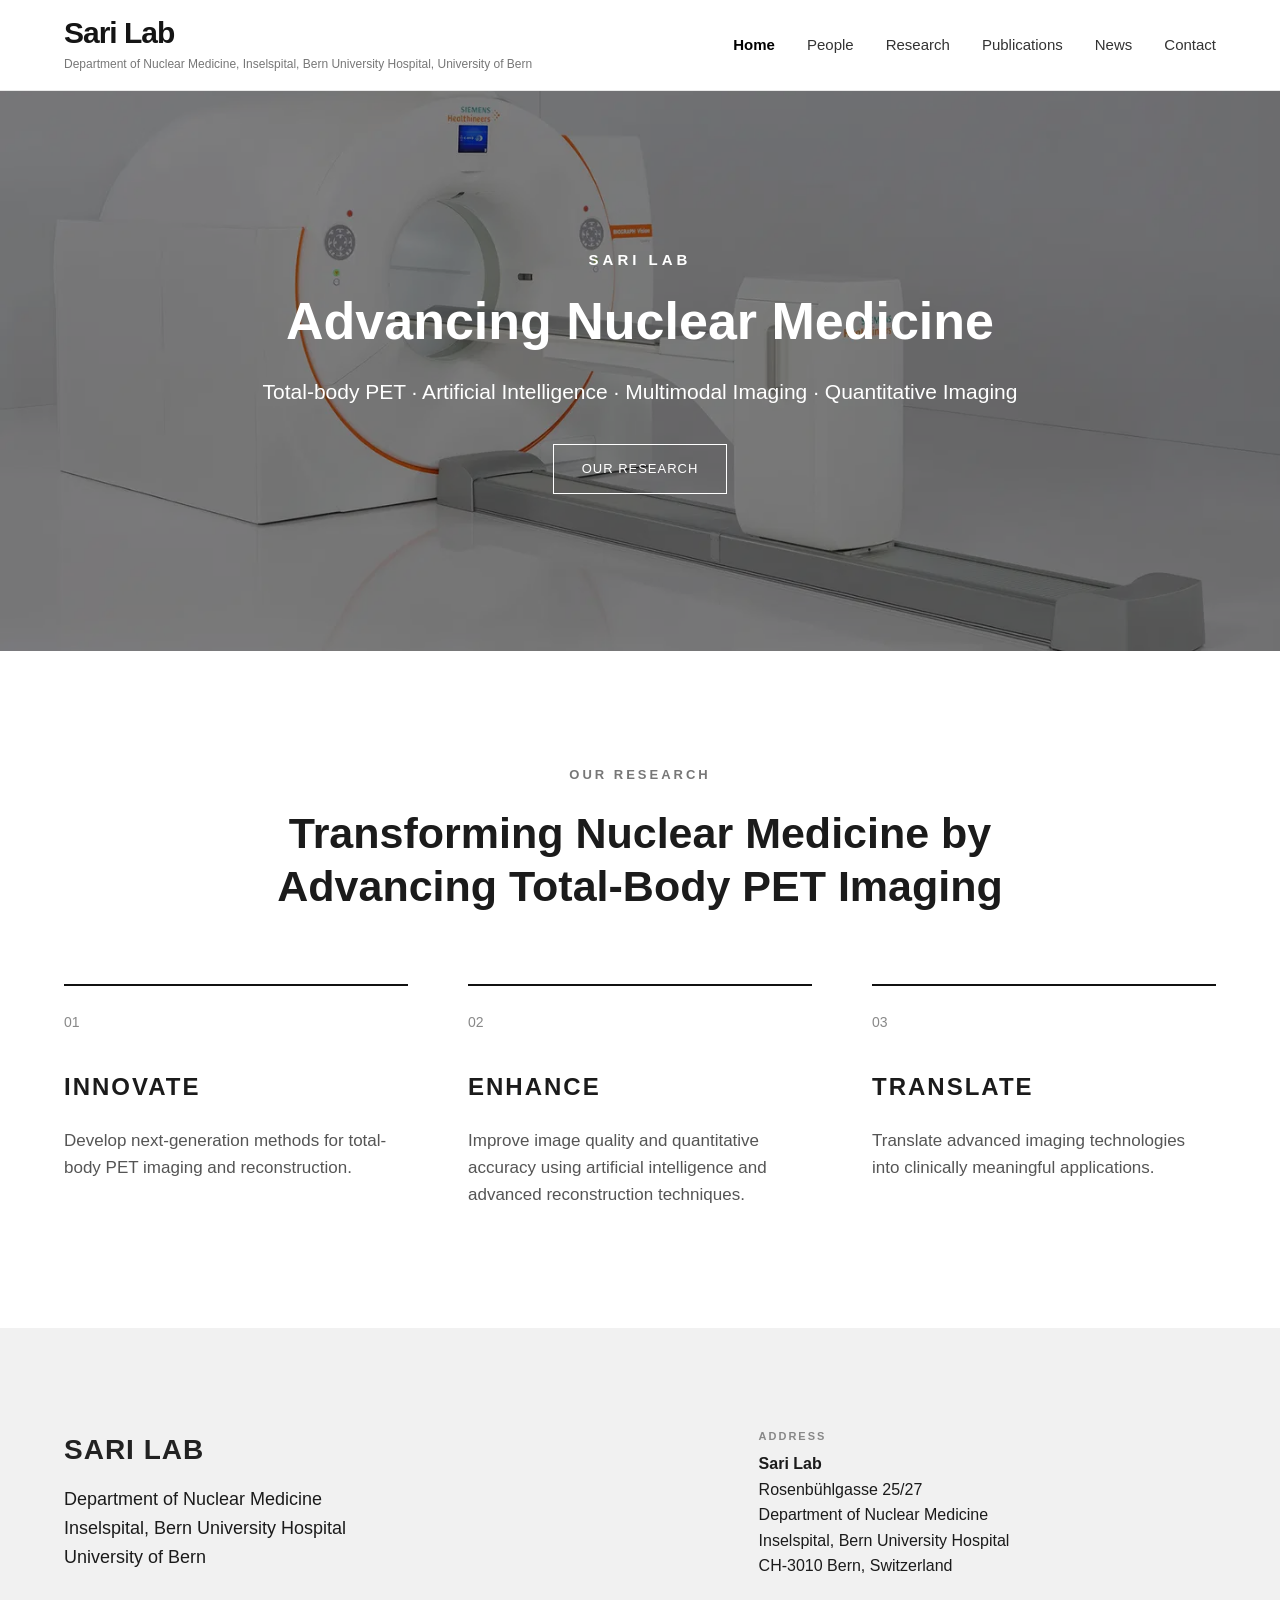
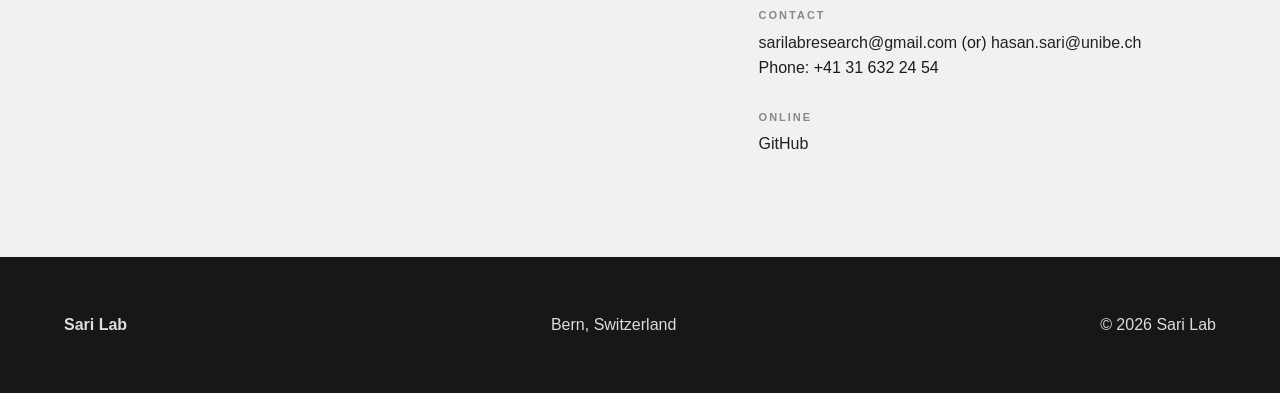
<file: index.html>
<!DOCTYPE html>
<html lang="en">

<head>
  <meta charset="UTF-8">
  <meta name="viewport" content="width=device-width, initial-scale=1.0">

  <title>Sari Lab</title>

  <link rel="stylesheet" href="css/style.css">
</head>


<body>


<header class="main-header">

  <div class="container nav-container">

    <div class="lab-brand">
    <a class="logo" href="index.html">Sari Lab</a>
    <span>Department of Nuclear Medicine, Inselspital, Bern University Hospital, University of Bern</span>
    </div>

    <nav>
      <a href="index.html" class="active">Home</a>
      <a href="people.html">People</a>
      <a href="research.html">Research</a>
      <a href="publications.html">Publications</a>
      <a href="news.html">News</a>
      <a href="contact.html">Contact</a>
    </nav>

  </div>

</header>



<main>


<section class="home-hero">

  <div class="hero-overlay"></div>

  <div class="hero-content">

    <p class="hero-lab-name">
      SARI LAB
    </p>

    <h1>
      Advancing Nuclear Medicine
    </h1>

    <p class="hero-subtitle">
      Total-body PET · Artificial Intelligence ·
      Multimodal Imaging · Quantitative Imaging
    </p>

    <a href="research.html" class="hero-button">
      Our Research
    </a>

  </div>

</section>



<section class="home-intro container">

  <span class="section-label">
    OUR RESEARCH
  </span>

  <h2>
    Transforming Nuclear Medicine by Advancing Total-Body PET Imaging
  </h2>

</section>



<section class="research-pillars container">


  <article class="pillar">

    <div class="pillar-number">
      01
    </div>

    <h3>
      INNOVATE
    </h3>

    <p>
      Develop next-generation methods for
      total-body PET imaging and reconstruction.
    </p>

  </article>



  <article class="pillar">

    <div class="pillar-number">
      02
    </div>

    <h3>
      ENHANCE
    </h3>

    <p>
      Improve image quality and quantitative accuracy
      using artificial intelligence and advanced
      reconstruction techniques.
    </p>

  </article>



  <article class="pillar">

    <div class="pillar-number">
      03
    </div>

    <h3>
      TRANSLATE
    </h3>

    <p>
      Translate advanced imaging technologies
      into clinically meaningful applications.
    </p>

  </article>


</section>



<section class="affiliation-section">

  <div class="container contact-footer-grid">

    <div>
      <p class="section-label">SARI LAB</p>

      <h2>Department of Nuclear Medicine</h2>

      <p>
        Inselspital, Bern University Hospital<br>
        University of Bern
      </p>
    </div>

    <div class="lab-contact-details">

      <div>
        <span>ADDRESS</span>
        <p>
            <strong>Sari Lab</strong><br>
            Rosenbühlgasse 25/27<br>
            Department of Nuclear Medicine<br>
            Inselspital, Bern University Hospital<br>
            CH-3010 Bern, Switzerland
        </p>
      </div>

      <div>
        <span>CONTACT</span>
        <p>
          <a href="mailto:sarilabresearch@gmail.com">sarilabresearch@gmail.com</a>
          (or)
          <a href="mailto:hasan.sari@unibe.ch">hasan.sari@unibe.ch</a>
          </a><br>
          Phone: +41 31 632 24 54
        </p>
      </div>

      <div>
        <span>ONLINE</span>
        <p>
          <a href="https://github.com/sari-lab" target="_blank">
            GitHub
          </a>
        </p>
      </div>

    </div>

  </div>

</section>


</main>



<footer>
  <div class="container footer-content">
    <strong>Sari Lab</strong>
    <p>Bern, Switzerland</p>
    <p>© 2026 Sari Lab</p>
  </div>
</footer>


</body>

</html>
</file>
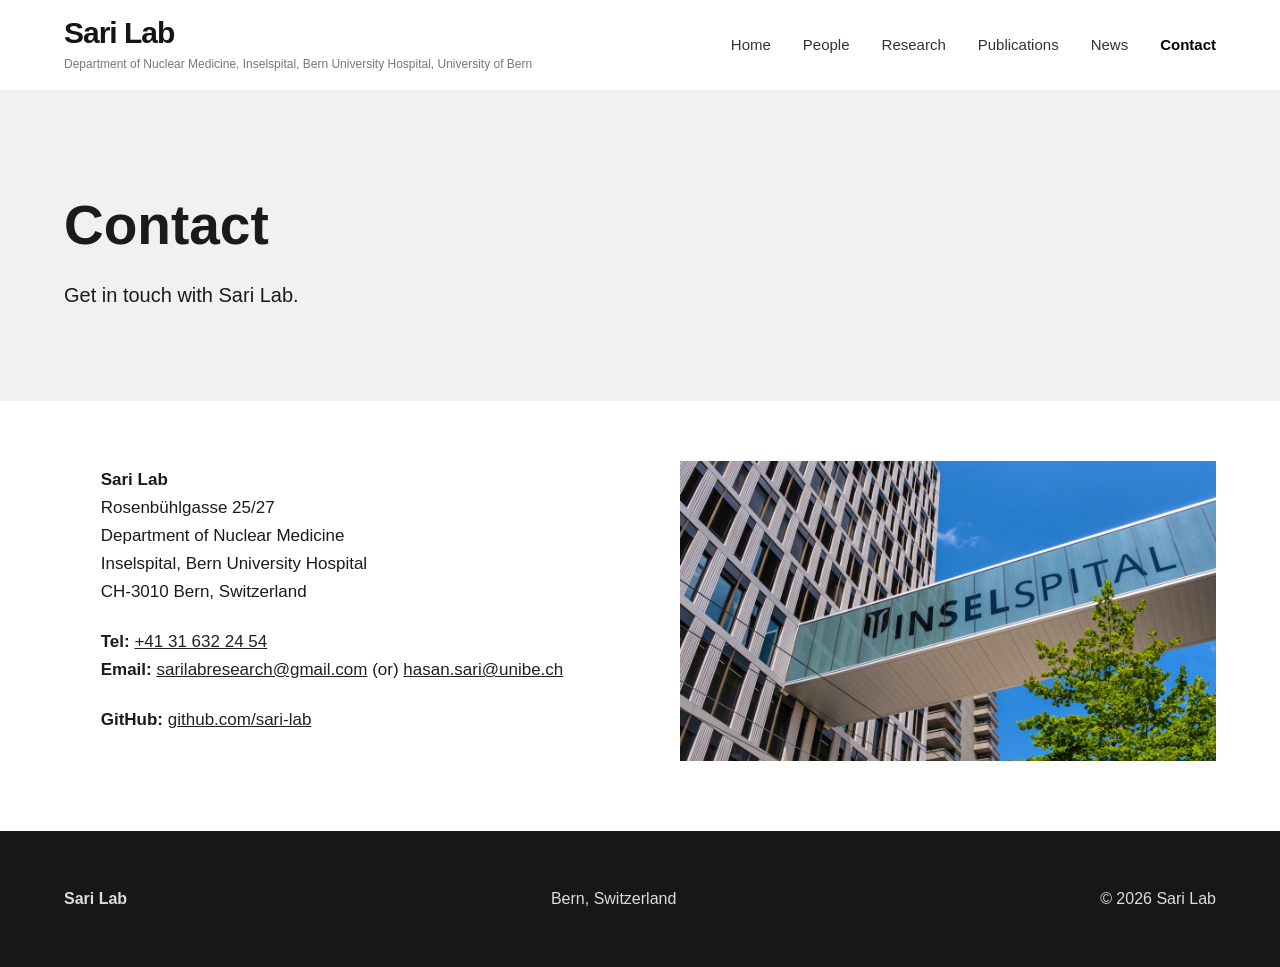
<file: contact.html>
<!DOCTYPE html>
<html lang="en">
<head>
  <meta charset="UTF-8">
  <meta name="viewport" content="width=device-width, initial-scale=1.0">
  <title>Contact | Sari Lab</title>
  <link rel="stylesheet" href="css/style.css">
</head>

<body>

<header>
  <div class="container nav-container">
    <div class="lab-brand">
  <a class="logo" href="index.html">Sari Lab</a>
  <span>
    Department of Nuclear Medicine, Inselspital, Bern University Hospital, University of Bern
  </span>
</div>

    <nav>
      <a href="index.html">Home</a>
      <a href="people.html">People</a>
      <a href="research.html">Research</a>
      <a href="publications.html">Publications</a>
      <a href="news.html">News</a>
      <a href="contact.html" class="active">Contact</a>
    </nav>
  </div>
</header>
<main>

  <section class="page-header">
    <div class="container">
      <h1>Contact</h1>
      <p>Get in touch with Sari Lab.</p>
    </div>
  </section>

    <section class="contact-section">

    <div class="container contact-grid">

        <div class="contact-details">
        <p>
            <strong>Sari Lab</strong><br>
            Rosenbühlgasse 25/27<br>
            Department of Nuclear Medicine<br>
            Inselspital, Bern University Hospital<br>
            CH-3010 Bern, Switzerland
        </p>

        <p>
          <strong>Tel:</strong>
          <a href="tel:+41316322454">+41 31 632 24 54</a><br>

          <strong>Email:</strong>
          <a href="mailto:sarilabresearch@gmail.com">sarilabresearch@gmail.com</a>
          (or)
          <a href="mailto:hasan.sari@unibe.ch">hasan.sari@unibe.ch</a>
        </p>

        <p>
            <strong>GitHub:</strong>
            <a href="https://github.com/sari-lab" target="_blank">
            github.com/sari-lab
            </a>
        </p>
        </div>

        <div class="contact-image">
        <img src="images/contact/inselspital.jpg"
            alt="Inselspital, Bern University Hospital">
        </div>

    </div>

    </section>
</main>

<footer>
  <div class="container footer-content">
    <strong>Sari Lab</strong>
    <p>Bern, Switzerland</p>
    <p>© 2026 Sari Lab</p>
  </div>
</footer>

</body>
</html>
</file>
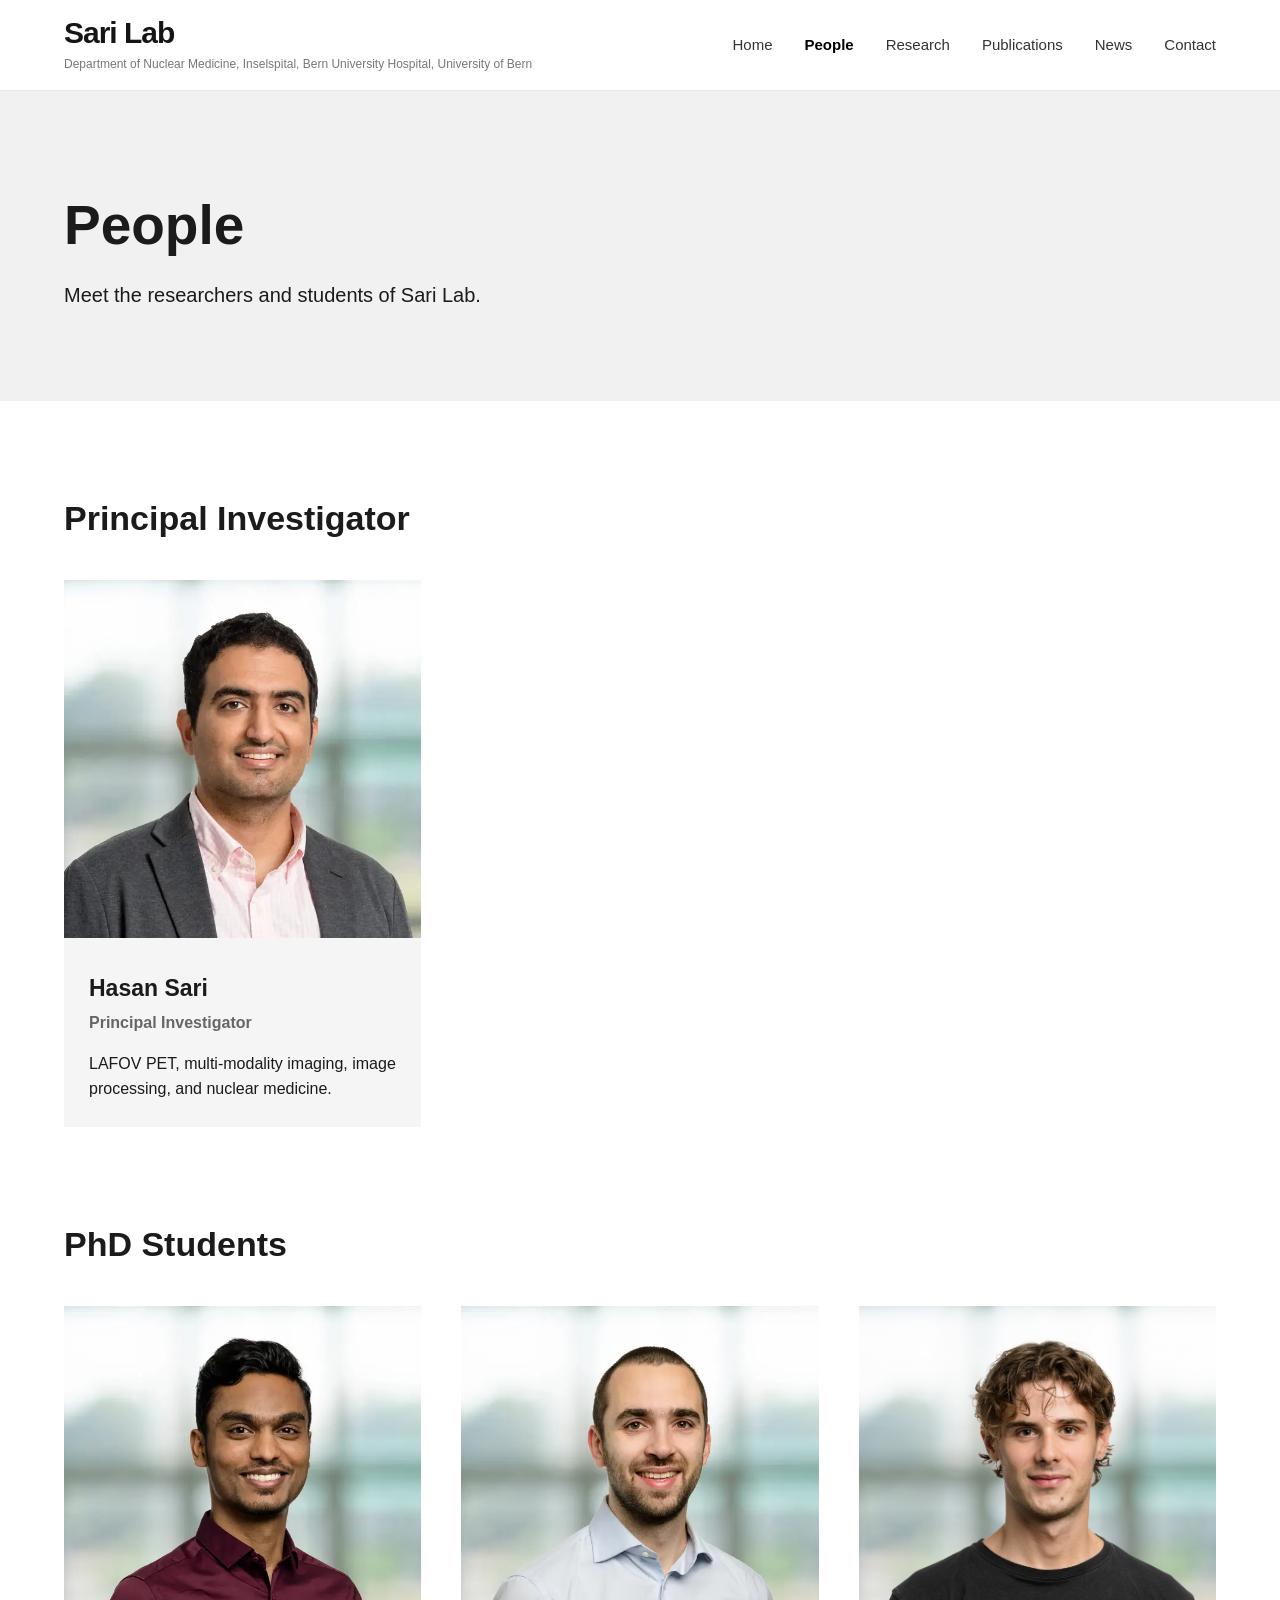
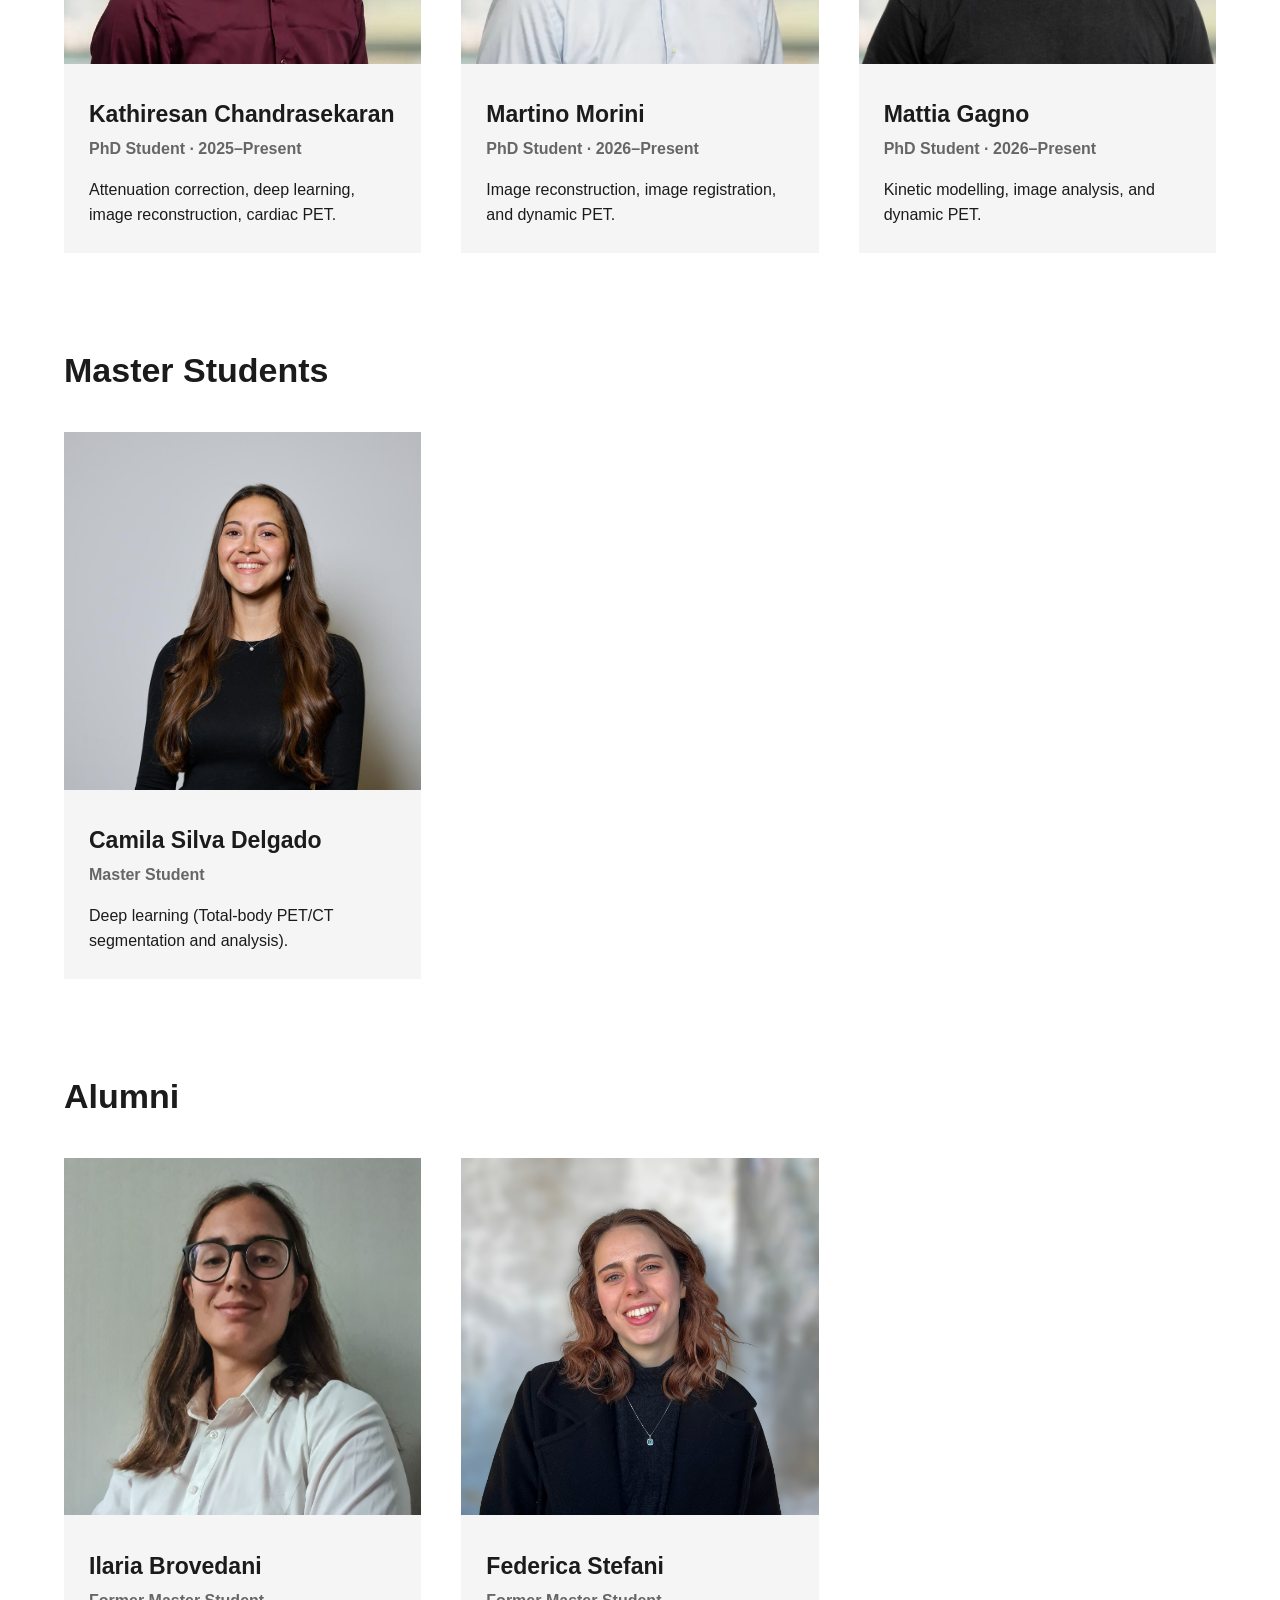
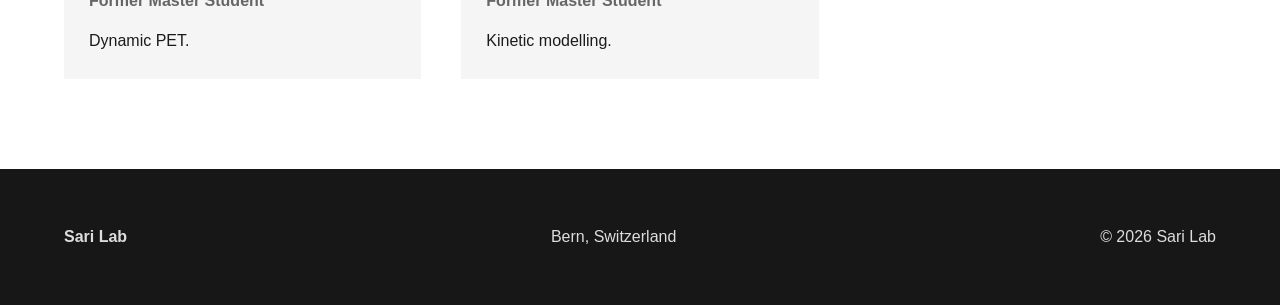
<file: people.html>
<!DOCTYPE html>
<html lang="en">
<head>
  <meta charset="UTF-8">
  <meta name="viewport" content="width=device-width, initial-scale=1.0">
  <title>People | Sari Lab</title>
  <link rel="stylesheet" href="css/style.css">
</head>

<body>

<header>
  <div class="container nav-container">
    <div class="lab-brand">
    <a class="logo" href="index.html">Sari Lab</a>
    <span>
        Department of Nuclear Medicine, Inselspital, Bern University Hospital, University of Bern
    </span>
    </div>

    <nav>
      <a href="index.html">Home</a>
      <a href="people.html" class="active">People</a>
      <a href="research.html">Research</a>
      <a href="publications.html">Publications</a>
      <a href="news.html">News</a>
      <a href="contact.html">Contact</a>
    </nav>
  </div>
</header>

<main>

  <section class="page-header">
    <div class="container">
      <h1>People</h1>
      <p>Meet the researchers and students of Sari Lab.</p>
    </div>
  </section>


  <section class="people-section container">

    <!-- Principal Investigator -->

    <h2>Principal Investigator</h2>

    <div class="people-grid">

      <a href="people/hasan-sari.html" class="person-card-link">
        <article class="person-card">

          <img
            src="images/people/Hasan.webp"
            alt="Hasan Sari"
            class="person-image"
          >

          <div class="person-info">
            <h3>Hasan Sari</h3>
            <p class="person-role">Principal Investigator</p>

            <p>
              LAFOV PET, multi-modality imaging,
              image processing, and nuclear medicine.
            </p>
          </div>

        </article>
      </a>

    </div>


    <!-- PhD Students -->

    <h2>PhD Students</h2>

    <div class="people-grid">

      <a href="people/kathiresan-chandrasekaran.html" class="person-card-link">
        <article class="person-card">

          <img
            src="images/people/Kathir.webp"
            alt="Kathiresan Chandrasekaran"
            class="person-image"
          >

          <div class="person-info">
            <h3>Kathiresan Chandrasekaran</h3>

            <p class="person-role">
              PhD Student · 2025–Present
            </p>

            <p>
               Attenuation correction, deep learning, image reconstruction, cardiac PET.
            </p>
          </div>

        </article>
      </a>


      <a href="people/martino-morini.html" class="person-card-link">
        <article class="person-card">

          <img
            src="images/people/Martino.webp"
            alt="Martino Morini"
            class="person-image"
          >

          <div class="person-info">
            <h3>Martino Morini</h3>

            <p class="person-role">
              PhD Student · 2026–Present
            </p>

            <p>
              Image reconstruction, image registration, and dynamic PET.
            </p>
          </div>

        </article>
      </a>


      <a href="people/mattia-gagno.html" class="person-card-link">
        <article class="person-card">

          <img
            src="images/people/Mattia.jpg"
            alt="Mattia Gagno"
            class="person-image"
          >

          <div class="person-info">
            <h3>Mattia Gagno</h3>

            <p class="person-role">
              PhD Student · 2026–Present
            </p>

            <p>
              Kinetic modelling, image analysis, and dynamic PET.
            </p>
          </div>

        </article>
      </a>

    </div>


    <!-- Master Students -->

    <h2>Master Students</h2>

    <div class="people-grid">

      <a href="people/camila-silva-delgado.html" class="person-card-link">
        <article class="person-card">

          <img
            src="images/people/Camila.jpeg"
            alt="Camila Silva Delgado"
            class="person-image"
          >

          <div class="person-info">
            <h3>Camila Silva Delgado</h3>

            <p class="person-role">
              Master Student
            </p>

            <p>
              Deep learning (Total-body PET/CT segmentation and analysis).
            </p>
          </div>

        </article>
      </a>

    </div>


    <!-- Alumni -->

    <h2>Alumni</h2>

    <div class="people-grid">
      <a href="people/ilaria-brovedani.html" class="person-card-link">
        <article class="person-card">

          <img
            src="images/people/Ilaria.jpg"
            alt="Ilaria Brovedani"
            class="person-image"
          >
          
          <div class="person-info">
            <h3>Ilaria Brovedani</h3>

            <p class="person-role">
              Former Master Student
            </p>

            <p>
              Dynamic PET.
            </p>
          </div>

        </article>
      </a>


      <a href="people/federica-stefani.html" class="person-card-link">
        <article class="person-card">

          <img
            src="images/people/Federica.jpeg"
            alt="Federica Stefani"
            class="person-image"
          >

        <div class="person-info">
          <h3>Federica Stefani</h3>

          <p class="person-role">
            Former Master Student
          </p>

          <p>
            Kinetic modelling.
          </p>
        </div>

      </article>
      </a>
    </div>

  </section>

</main>


<footer>
  <div class="container footer-content">
    <strong>Sari Lab</strong>
    <p>Bern, Switzerland</p>
    <p>© 2026 Sari Lab</p>
  </div>
</footer>

</body>
</html>
</file>
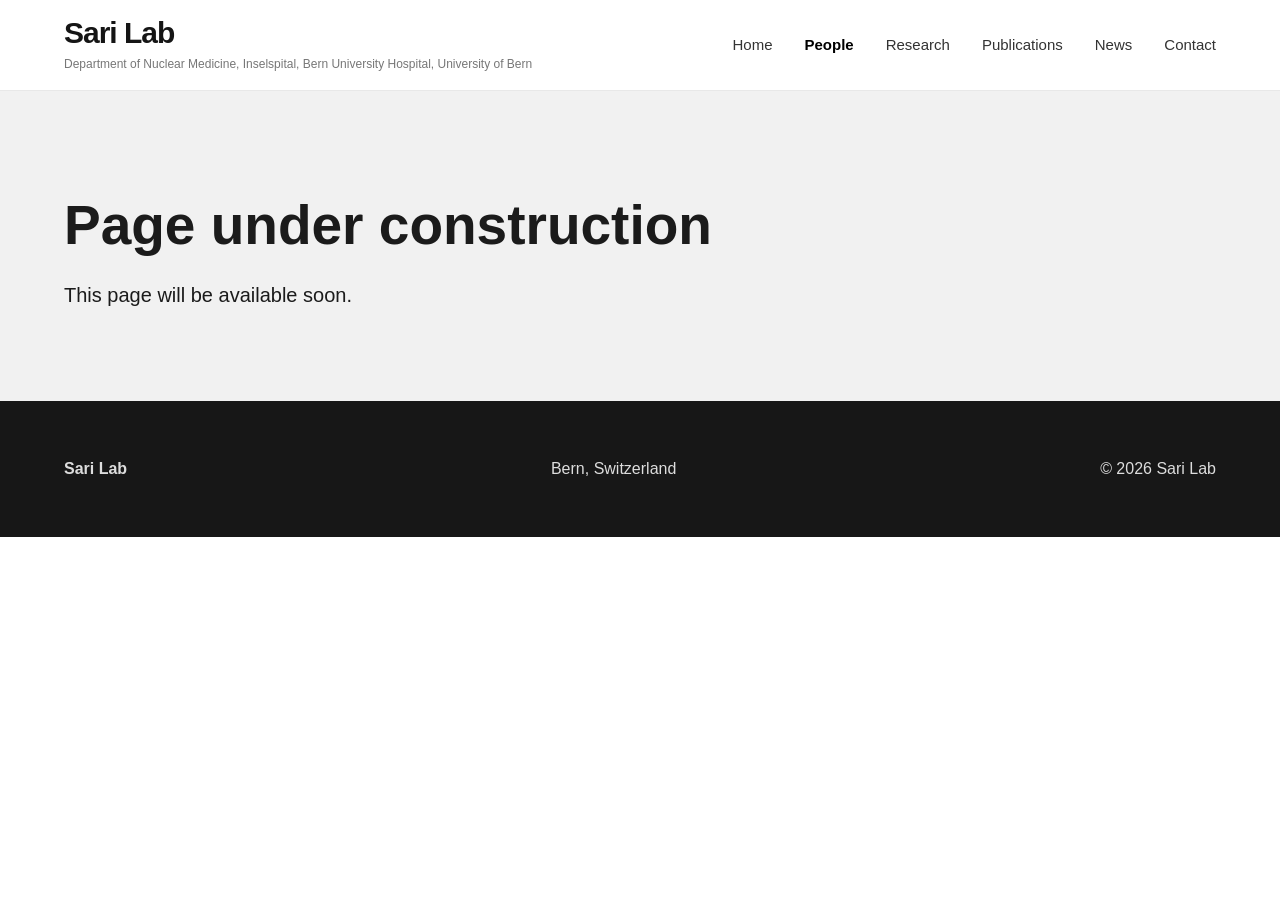
<file: people/camila-silva-delgado.html>
<!DOCTYPE html>
<html lang="en">

<head>
  <meta charset="UTF-8">
  <meta name="viewport" content="width=device-width, initial-scale=1.0">
  <title>Page Under Construction | Sari Lab</title>
  <link rel="stylesheet" href="../css/style.css">
</head>

<body>

<header>
  <div class="container nav-container">
    <div class="lab-brand">
      <a class="logo" href="../index.html">Sari Lab</a>
      <span>
        Department of Nuclear Medicine, Inselspital, Bern University Hospital, University of Bern
      </span>
    </div>

    <nav>
      <a href="../index.html">Home</a>
      <a href="../people.html" class="active">People</a>
      <a href="../research.html">Research</a>
      <a href="../publications.html">Publications</a>
      <a href="../news.html">News</a>
      <a href="../contact.html">Contact</a>
    </nav>
  </div>
</header>

<main>

  <section class="page-header">
    <div class="container">
      <h1>Page under construction</h1>
      <p>This page will be available soon.</p>
    </div>
  </section>

</main>

<footer>
  <div class="container footer-content">
    <strong>Sari Lab</strong>
    <p>Bern, Switzerland</p>
    <p>© 2026 Sari Lab</p>
  </div>
</footer>

</body>
</html>
</file>
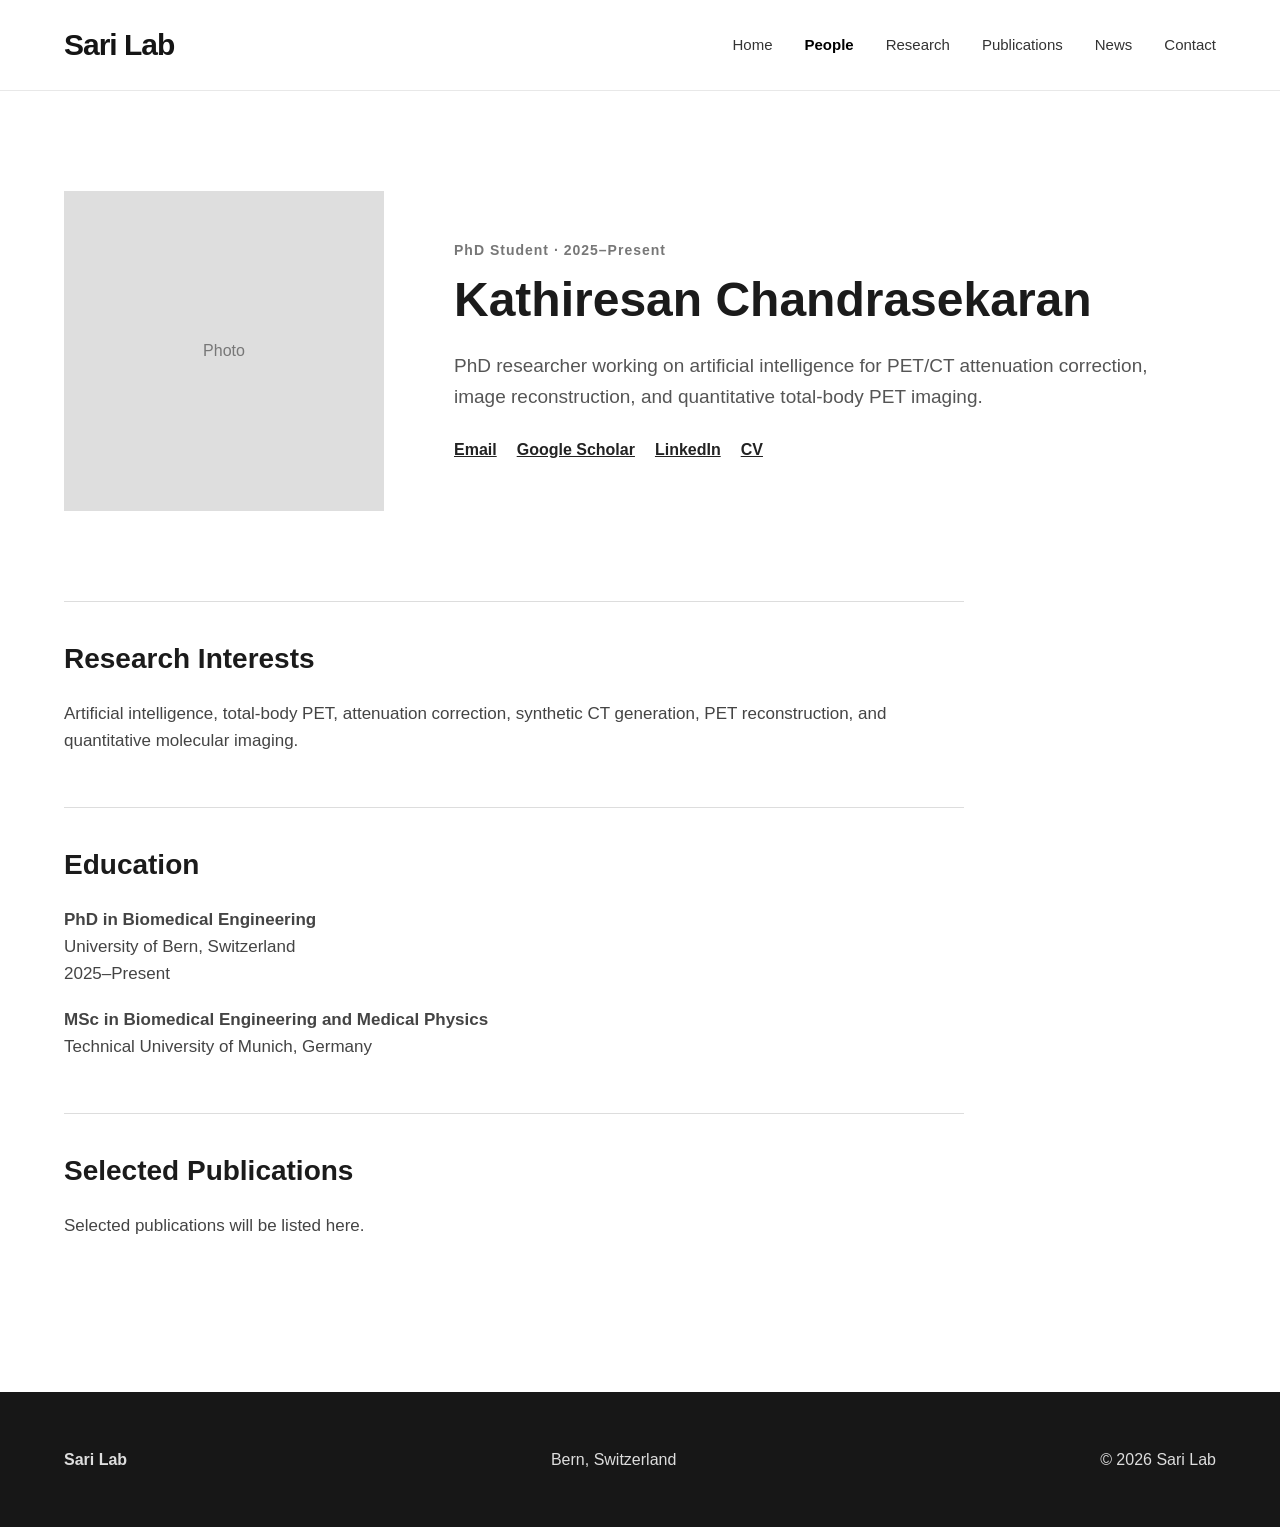
<file: people/kathiresan-chandrasekaran_draft.html>
<!DOCTYPE html>
<html lang="en">
<head>
  <meta charset="UTF-8">
  <meta name="viewport" content="width=device-width, initial-scale=1.0">
  <title>Kathiresan Chandrasekaran | Sari Lab</title>
  <link rel="stylesheet" href="../css/style.css">
</head>

<body>

<header>
  <div class="container nav-container">
    <a class="logo" href="../index.html">Sari Lab</a>

    <nav>
      <a href="../index.html">Home</a>
      <a href="../people.html" class="active">People</a>
      <a href="../research.html">Research</a>
      <a href="../publications.html">Publications</a>
      <a href="../news.html">News</a>
      <a href="../contact.html">Contact</a>
    </nav>
  </div>
</header>

<main>

  <section class="profile-page container">

    <div class="profile-grid">

      <div class="profile-photo placeholder-image">
        Photo
      </div>

      <div class="profile-content">

        <p class="profile-role">PhD Student · 2025–Present</p>

        <h1>Kathiresan Chandrasekaran</h1>

        <p class="profile-intro">
          PhD researcher working on artificial intelligence for PET/CT
          attenuation correction, image reconstruction, and quantitative
          total-body PET imaging.
        </p>

        <div class="profile-links">
          <a href="#">Email</a>
          <a href="#">Google Scholar</a>
          <a href="#">LinkedIn</a>
          <a href="#">CV</a>
        </div>

      </div>

    </div>


    <div class="profile-details">

      <section>
        <h2>Research Interests</h2>

        <p>
          Artificial intelligence, total-body PET, attenuation correction,
          synthetic CT generation, PET reconstruction, and quantitative
          molecular imaging.
        </p>
      </section>


      <section>
        <h2>Education</h2>

        <p>
          <strong>PhD in Biomedical Engineering</strong><br>
          University of Bern, Switzerland<br>
          2025–Present
        </p>

        <p>
          <strong>MSc in Biomedical Engineering and Medical Physics</strong><br>
          Technical University of Munich, Germany
        </p>
      </section>


      <section>
        <h2>Selected Publications</h2>

        <p>
          Selected publications will be listed here.
        </p>
      </section>

    </div>

  </section>

</main>


<footer>
  <div class="container footer-content">
    <strong>Sari Lab</strong>
    <p>Bern, Switzerland</p>
    <p>© 2026 Sari Lab</p>
  </div>
</footer>

</body>
</html>
</file>
<file: css/style.css>
/* ===============================
   GLOBAL
================================ */

* {
  margin: 0;
  padding: 0;
  box-sizing: border-box;
}

html {
  scroll-behavior: smooth;
}

body {
  font-family: Arial, Helvetica, sans-serif;
  color: #1b1b1b;
  background: #ffffff;
  line-height: 1.6;
}

.container {
  width: 90%;
  max-width: 1200px;
  margin: auto;
}


/* ===============================
   HEADER
================================ */

.main-header,
header {
  background: #ffffff;
  border-bottom: 1px solid #e8e8e8;
}

.nav-container {
  height: 90px;

  display: flex;
  justify-content: space-between;
  align-items: center;
}

.logo {
  font-size: 30px;
  font-weight: 700;

  color: #151515;
  text-decoration: none;

  letter-spacing: -1px;
}

nav {
  display: flex;
  gap: 32px;
}

nav a {
  color: #333;
  text-decoration: none;

  font-size: 15px;
  font-weight: 500;
}

nav a:hover,
nav a.active {
  color: #000;
}

nav a.active {
  font-weight: 700;
}


/* ===============================
   HERO
================================ */

.home-hero {
  position: relative;

  min-height: 560px;

  display: flex;
  justify-content: center;
  align-items: center;

  text-align: center;

  background-image: url("../images/homepage/hero.webp");
  background-size: cover;
  background-position: center;
}

.hero-overlay {
  position: absolute;
  inset: 0;

  background: rgba(0, 0, 0, 0.48);
}

.hero-content {
  position: relative;
  z-index: 2;

  max-width: 950px;

  padding: 40px;

  color: white;
}

.hero-lab-name {
  font-size: 15px;
  font-weight: 700;

  letter-spacing: 4px;

  margin-bottom: 20px;
}

.hero-content h1 {
  font-size: 52px;
  line-height: 1.12;

  margin-bottom: 25px;
}

.hero-subtitle {
  font-size: 21px;

  max-width: 800px;
  margin: 0 auto 35px;
}

.hero-button {
  display: inline-block;

  padding: 14px 28px;

  border: 1px solid white;

  color: white;
  text-decoration: none;

  text-transform: uppercase;

  letter-spacing: 1px;
  font-size: 13px;

  transition: 0.2s;
}

.hero-button:hover {
  background: white;
  color: black;
}


/* ===============================
   HOME INTRO
================================ */

.home-intro {
  padding: 110px 0 70px;

  max-width: 900px;

  text-align: center;
}

.section-label {
  font-size: 13px;
  font-weight: 700;

  letter-spacing: 3px;

  color: #777;
}

.home-intro h2 {
  font-size: 43px;

  line-height: 1.25;

  margin-top: 20px;
}


/* ===============================
   RESEARCH PILLARS
================================ */

.research-pillars {
  display: grid;

  grid-template-columns: repeat(3, 1fr);

  gap: 60px;

  padding-bottom: 120px;
}

.pillar {
  border-top: 2px solid #111;

  padding-top: 25px;
}

.pillar-number {
  font-size: 14px;

  color: #888;

  margin-bottom: 35px;
}

.pillar h3 {
  font-size: 24px;

  letter-spacing: 2px;

  margin-bottom: 20px;
}

.pillar p {
  font-size: 17px;

  color: #555;
}


/* ===============================
   AFFILIATION
================================ */

.affiliation-section {
  background: #f1f1f1;
  padding: 100px 0;
}

.affiliation-section .section-label {
  font-size: 28px;
  font-weight: 700;
  letter-spacing: 1px;
  color: #222;
}

.affiliation-section h2 {
  font-size: 18px;
  font-weight: 400;
  margin-top: 12px;
  margin-bottom: 0;
}

.affiliation-section p {
  font-size: 18px;
}

/* ===============================
   GENERAL PAGE HEADER
================================ */

.page-header {
  background: #f1f1f1;

  padding: 90px 0;
}

.page-header h1 {
  font-size: 55px;

  margin-bottom: 10px;
}

.page-header p {
  font-size: 20px;

  max-width: 750px;
}


/* ===============================
   PEOPLE
================================ */

.people-section {
  padding: 90px 0;
}

.people-section > h2 {
  font-size: 34px;

  margin-bottom: 35px;
}

.people-section > h2:not(:first-child) {
  margin-top: 90px;
}

.people-grid {
  display: grid;

  grid-template-columns: repeat(3, 1fr);

  gap: 40px;
}

.person-card {
  background: #f5f5f5;
}

.person-image {
  width: 100%;

  aspect-ratio: 1 / 1;

  object-fit: cover;
}

.placeholder-image {
  display: flex;

  justify-content: center;
  align-items: center;

  background: #dedede;

  color: #777;
}

.person-info {
  padding: 25px;
}

.person-info h3 {
  font-size: 23px;

  margin-bottom: 3px;
}

.person-role {
  color: #666;

  font-weight: 600;

  margin-bottom: 15px;
}


/* ===============================
   RESEARCH PAGE
================================ */

.research-page {
  padding: 100px 0;
}

.research-topic {
  display: grid;

  grid-template-columns: 1fr 1fr;

  gap: 70px;

  align-items: center;

  margin-bottom: 120px;
}

.research-topic.reverse .research-topic-image {
  order: 2;
}

.research-topic.reverse .research-topic-content {
  order: 1;
}

.research-topic-image {
  width: 100%;

  aspect-ratio: 4 / 3;
}

.research-topic-content h2 {
  font-size: 38px;

  margin-bottom: 20px;
}

.research-topic-content p {
  color: #555;

  font-size: 18px;

  margin-bottom: 15px;
}

.research-topic-image img {
  width: 100%;
  height: 100%;
  object-fit: cover;
  display: block;
}
/* ===============================
   PUBLICATIONS
================================ */

.publications-page {
  padding: 90px 0;

  max-width: 1000px;
}

.publication-year {
  margin-bottom: 80px;
}

.publication-year > h2 {
  font-size: 36px;

  border-bottom: 2px solid #222;

  padding-bottom: 10px;
}

.publication {
  padding: 30px 0;

  border-bottom: 1px solid #ddd;
}

.publication h3 {
  font-size: 21px;

  margin-bottom: 7px;
}

.publication-authors {
  color: #444;
}

.publication-journal {
  color: #666;

  font-style: italic;

  margin-bottom: 12px;
}

.publication-links {
  display: flex;

  gap: 20px;
}

.publication-links a {
  color: #222;

  font-weight: 600;
}

.publication-category {
  margin-bottom: 70px;
}

.publication-category > h2 {
  font-size: 32px;
  margin-bottom: 35px;
  padding-bottom: 12px;
  border-bottom: 1px solid #ddd;
}

.publication h3 a {
  color: #0073b1;
  text-decoration: underline;
  text-underline-offset: 3px;
}

.publication h3 a:hover {
  color: #004f7a;
}

.publication-authors strong {
  font-weight: 700;
}
/* ===============================
   NEWS
================================ */

.news-page {
  padding: 90px 0;

  max-width: 1000px;
}

.news-item {
  padding: 35px 0;

  border-bottom: 1px solid #ddd;
}

.news-date {
  color: #888;

  font-size: 14px;

  margin-bottom: 8px;
}

.news-item h2 {
  font-size: 27px;

  margin-bottom: 10px;
}
/* ===============================
   CONTACT
================================ */

.contact-section {
  background: #fff;
  padding: 60px 0 70px;
}

.contact-details {
  max-width: 1100px;
  margin: 0 auto;
}

.contact-details p {
  font-size: 17px;
  line-height: 1.65;
  margin-bottom: 22px;
}

.contact-details a {
  color: #222;
}
.contact-grid {
  display: grid;
  grid-template-columns: 1fr 1fr;
  gap: 80px;
  align-items: center;
}

.contact-image img {
  width: 100%;
  height: 300px;
  object-fit: cover;
  display: block;
}

@media (max-width: 800px) {
  .contact-grid {
    grid-template-columns: 1fr;
    gap: 40px;
  }
}
/* ===============================
   FOOTER
================================ */

footer {
  background: #171717;

  color: #ddd;

  padding: 55px 0;
}

.footer-content {
  display: flex;

  justify-content: space-between;

  align-items: center;
}


/* ===============================
   MOBILE
================================ */

@media (max-width: 800px) {

  .nav-container {
    height: auto;

    padding: 20px 0;

    flex-direction: column;

    gap: 15px;
  }

  nav {
    flex-wrap: wrap;

    justify-content: center;

    gap: 15px 22px;
  }

  .home-hero {
    min-height: 540px;
  }

  .hero-content h1 {
    font-size: 44px;
  }

  .hero-subtitle {
    font-size: 17px;
  }

  .home-intro h2 {
    font-size: 32px;
  }

  .research-pillars {
    grid-template-columns: 1fr;

    gap: 50px;
  }

  .people-grid {
    grid-template-columns: 1fr;
  }

  .research-topic {
    grid-template-columns: 1fr;

    gap: 30px;
  }

  .research-topic.reverse .research-topic-image,
  .research-topic.reverse .research-topic-content {
    order: initial;
  }

  .contact-page {
    grid-template-columns: 1fr;
  }

  .footer-content {
    flex-direction: column;

    align-items: flex-start;

    gap: 12px;
  }

}
.person-card-link {
  text-decoration: none;
  color: inherit;
  display: block;
}

.person-card-link .person-card {
  height: 100%;
  transition: transform 0.2s ease, box-shadow 0.2s ease;
}

.person-card-link:hover .person-card {
  transform: translateY(-5px);
  box-shadow: 0 12px 30px rgba(0, 0, 0, 0.08);
}

/* ===============================
   PROFILE PAGE
================================ */

.profile-page {
  padding: 100px 0;
}

.profile-grid {
  display: grid;
  grid-template-columns: 320px 1fr;
  gap: 70px;
  align-items: center;
  margin-bottom: 90px;
}

.profile-photo {
  width: 100%;
  aspect-ratio: 1 / 1;
}

.profile-role {
  font-size: 14px;
  font-weight: 700;
  letter-spacing: 1px;
  color: #777;
  margin-bottom: 12px;
}

.profile-content h1 {
  font-size: 48px;
  line-height: 1.1;
  margin-bottom: 25px;
}

.profile-intro {
  font-size: 19px;
  color: #555;
  max-width: 750px;
  margin-bottom: 25px;
}

.profile-links {
  display: flex;
  flex-wrap: wrap;
  gap: 20px;
}

.profile-links a {
  color: #222;
  font-weight: 600;
}

.profile-details {
  max-width: 900px;
}

.profile-details section {
  padding: 35px 0;
  border-top: 1px solid #ddd;
}

.profile-details h2 {
  font-size: 28px;
  margin-bottom: 18px;
}

.profile-details p {
  font-size: 17px;
  margin-bottom: 18px;
  color: #444;
}

@media (max-width: 800px) {
  .profile-grid {
    grid-template-columns: 1fr;
    gap: 35px;
  }

  .profile-photo {
    max-width: 320px;
  }

  .profile-content h1 {
    font-size: 38px;
  }
}
.contact-footer-grid {
  display: grid;
  grid-template-columns: 1.3fr 1fr;
  gap: 100px;
}

.lab-contact-details {
  display: grid;
  gap: 28px;
}

.lab-contact-details span {
  display: block;
  font-size: 11px;
  font-weight: 700;
  letter-spacing: 2px;
  color: #888;
  margin-bottom: 5px;
}

.lab-contact-details p {
  font-size: 16px;
}

.lab-contact-details a {
  color: #222;
  text-decoration: none;
}

.lab-contact-details a:hover {
  text-decoration: underline;
}

@media (max-width: 800px) {
  .contact-footer-grid {
    grid-template-columns: 1fr;
    gap: 50px;
  }
}

.lab-brand {
  display: flex;
  flex-direction: column;
}

.lab-brand .logo {
  line-height: 1.1;
}

.lab-brand span {
  font-size: 12px;
  color: #777;
  margin-top: 6px;
}
</file>
